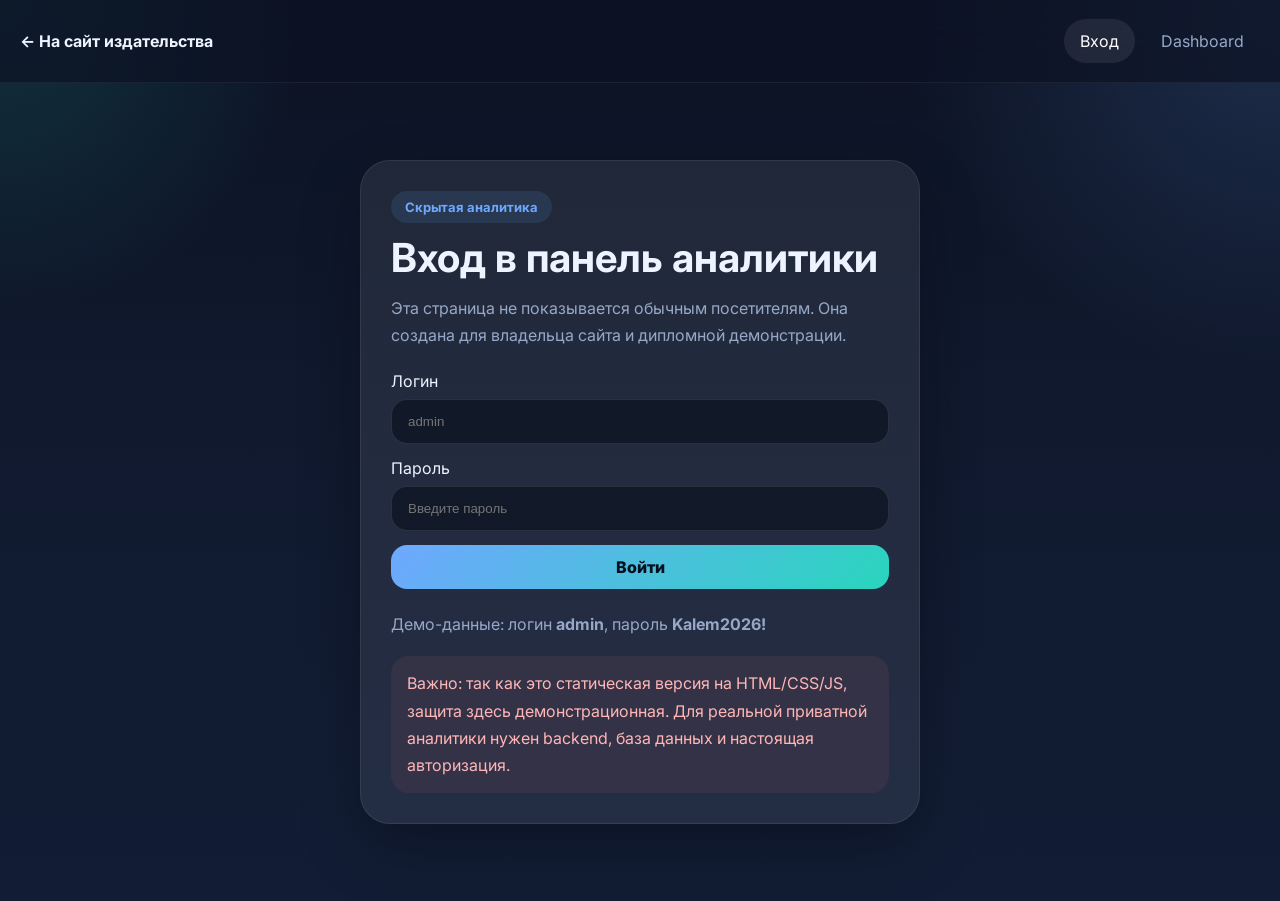
<file: kalem-suite/admin/dashboard.html>
<!DOCTYPE html>
<html lang="ru">
<head>
  <meta charset="UTF-8" />
  <meta name="viewport" content="width=device-width, initial-scale=1.0" />
  <title>Kalem Analytics — Dashboard</title>
  <link rel="preconnect" href="https://fonts.googleapis.com">
  <link rel="preconnect" href="https://fonts.gstatic.com" crossorigin>
  <link href="https://fonts.googleapis.com/css2?family=Inter:wght@400;500;600;700;800&display=swap" rel="stylesheet">
  <link rel="stylesheet" href="admin.css" />
</head>
<body>
  <header class="admin-topbar">
    <div class="admin-container admin-nav">
      <a href="../index.html" class="brand-link">Издательский дом Калем</a>
      <nav class="admin-menu">
        <a href="dashboard.html" class="active">Обзор</a>
        <a href="#audience">Аудитория</a>
        <a href="#products">Товары</a>
        <a href="#surveys">Опросы</a>
      </nav>
      <div class="admin-actions">
        <button class="ghost-btn" id="resetDataBtn">Сбросить данные</button>
        <button class="primary-btn" id="logoutBtn">Выйти</button>
      </div>
    </div>
  </header>

  <main class="admin-main admin-container">
    <section class="hero-panel">
      <div>
        <span class="pill">Analytics Dashboard</span>
        <h1>Сводная аналитика по сайту издательства</h1>
        <p>Здесь показываются заходы, просмотры, клики, избранное, заказы и результаты опроса по возрасту и регионам.</p>
      </div>
      <div class="hero-mini">
        <div><strong id="conversionValue">0%</strong><span>Конверсия в заказ</span></div>
        <div><strong id="surveyCount">0</strong><span>Ответов в опросе</span></div>
      </div>
    </section>

    <section class="metrics-grid">
      <article class="metric-card"><span>Посещения</span><strong id="visitsValue">0</strong></article>
      <article class="metric-card"><span>Просмотры страниц</span><strong id="pageViewsValue">0</strong></article>
      <article class="metric-card"><span>Клики</span><strong id="clicksValue">0</strong></article>
      <article class="metric-card"><span>Избранное</span><strong id="favoritesValue">0</strong></article>
      <article class="metric-card"><span>Заказы</span><strong id="ordersValue">0</strong></article>
      <article class="metric-card"><span>Уникальные товары в статистике</span><strong id="productsCountValue">0</strong></article>
    </section>

    <section class="chart-grid">
      <article class="panel-card wide">
        <div class="panel-head">
          <h2>Посещения за последние дни</h2>
          <span>Линейный график</span>
        </div>
        <svg id="visitsChart" viewBox="0 0 700 240" class="chart-svg"></svg>
      </article>
      <article class="panel-card" id="audience">
        <div class="panel-head">
          <h2>Возраст аудитории</h2>
          <span>Кольцевая диаграмма</span>
        </div>
        <div class="donut-wrap">
          <div class="donut" id="ageDonut"></div>
          <div class="legend" id="ageLegend"></div>
        </div>
      </article>
    </section>

    <section class="chart-grid second">
      <article class="panel-card" id="surveys">
        <div class="panel-head">
          <h2>Регионы посещений</h2>
          <span>На основе опроса</span>
        </div>
        <div class="bars" id="regionBars"></div>
      </article>
      <article class="panel-card" id="products">
        <div class="panel-head">
          <h2>Топ товаров</h2>
          <span>Просмотры / избранное / заказы</span>
        </div>
        <div class="table-wrap">
          <table>
            <thead>
              <tr>
                <th>Товар</th>
                <th>Просмотры</th>
                <th>Избранное</th>
                <th>Заказы</th>
              </tr>
            </thead>
            <tbody id="productsTableBody"></tbody>
          </table>
        </div>
      </article>
    </section>
  </main>
  <script src="admin.js"></script>
</body>
</html>
</file>
<file: kalem-suite/admin/admin.css>
:root {
  --bg: #0d1324;
  --panel: rgba(255,255,255,.08);
  --panel-strong: rgba(255,255,255,.12);
  --text: #edf3ff;
  --muted: #96a8c7;
  --primary: #6fa8ff;
  --accent: #29d5bd;
  --danger: #ff7373;
  --shadow: 0 24px 60px rgba(0,0,0,.28);
  --radius: 24px;
}
* { box-sizing: border-box; }
body {
  margin: 0;
  font-family: 'Inter', sans-serif;
  color: var(--text);
  background:
    radial-gradient(circle at top left, rgba(41,213,189,.16), transparent 20%),
    radial-gradient(circle at top right, rgba(111,168,255,.18), transparent 24%),
    linear-gradient(180deg, #0c1324, #10192e 45%, #121d35);
}
.admin-container { width: min(1240px, calc(100% - 32px)); margin: 0 auto; }
.admin-topbar {
  position: sticky; top: 0; z-index: 20;
  background: rgba(13,19,36,.72); backdrop-filter: blur(18px);
  border-bottom: 1px solid rgba(255,255,255,.06);
}
.admin-nav {
  min-height: 82px; display: flex; gap: 18px; align-items: center; justify-content: space-between;
}
.brand-link {
  color: var(--text); text-decoration: none; font-weight: 700;
}
.admin-menu { display: flex; gap: 10px; flex-wrap: wrap; }
.admin-menu a {
  text-decoration: none; color: var(--muted); padding: 12px 16px; border-radius: 999px;
}
.admin-menu a.active, .admin-menu a:hover { background: rgba(255,255,255,.08); color: white; }
.admin-actions { display: flex; gap: 10px; }
.ghost-btn, .primary-btn, .admin-btn {
  border: none; cursor: pointer; font: inherit; border-radius: 16px; padding: 12px 16px;
}
.ghost-btn { background: rgba(255,255,255,.08); color: var(--text); }
.primary-btn, .admin-btn { background: linear-gradient(135deg, var(--primary), var(--accent)); color: #05101f; font-weight: 800; }
.pill {
  display: inline-block; padding: 8px 14px; border-radius: 999px; background: rgba(111,168,255,.12); color: var(--primary); font-size: 13px; font-weight: 700;
}
.login-wrap { min-height: calc(100vh - 82px); display: grid; place-items: center; padding: 32px 16px; }
.login-card {
  width: min(560px, 100%); background: var(--panel); border: 1px solid rgba(255,255,255,.08); box-shadow: var(--shadow); padding: 30px; border-radius: 30px;
}
.login-card h1 { margin: 14px 0 12px; font-size: 40px; line-height: 1.05; }
.login-card p, .note, .warning { color: var(--muted); line-height: 1.7; }
.admin-form { display: grid; gap: 14px; margin: 22px 0; }
.admin-form label { display: grid; gap: 8px; }
.admin-form input {
  width: 100%; padding: 14px 16px; border-radius: 16px; border: 1px solid rgba(255,255,255,.1); background: rgba(8,14,28,.6); color: white;
}
.warning {
  margin-top: 18px; padding: 14px 16px; border-radius: 18px; background: rgba(255,115,115,.08); color: #ffb6b6;
}
.admin-main { padding: 34px 0 54px; }
.hero-panel {
  display: flex; justify-content: space-between; align-items: end; gap: 20px;
  background: var(--panel); border: 1px solid rgba(255,255,255,.08); border-radius: 30px; padding: 28px; box-shadow: var(--shadow);
}
.hero-panel h1 { margin: 12px 0 10px; font-size: clamp(32px, 4vw, 52px); line-height: 1.04; }
.hero-panel p { color: var(--muted); max-width: 700px; line-height: 1.75; }
.hero-mini { display: grid; grid-template-columns: 1fr 1fr; gap: 14px; min-width: 260px; }
.hero-mini div {
  background: rgba(255,255,255,.06); border-radius: 22px; padding: 18px; border: 1px solid rgba(255,255,255,.06);
}
.hero-mini strong { display: block; font-size: 28px; margin-bottom: 8px; }
.hero-mini span { color: var(--muted); font-size: 14px; }
.metrics-grid {
  margin-top: 22px; display: grid; grid-template-columns: repeat(6, 1fr); gap: 16px;
}
.metric-card, .panel-card {
  background: var(--panel); border: 1px solid rgba(255,255,255,.08); border-radius: 28px; box-shadow: var(--shadow);
}
.metric-card { padding: 22px; }
.metric-card span { color: var(--muted); display: block; font-size: 14px; }
.metric-card strong { display: block; font-size: 36px; margin-top: 16px; }
.chart-grid {
  margin-top: 22px; display: grid; grid-template-columns: 1.25fr 0.75fr; gap: 18px;
}
.chart-grid.second { grid-template-columns: 0.8fr 1.2fr; }
.panel-card { padding: 24px; }
.panel-card.wide { min-height: 330px; }
.panel-head { display: flex; justify-content: space-between; gap: 10px; margin-bottom: 18px; }
.panel-head h2 { margin: 0; font-size: 24px; }
.panel-head span { color: var(--muted); font-size: 14px; }
.chart-svg { width: 100%; height: 240px; background: rgba(255,255,255,.02); border-radius: 18px; }
.donut-wrap { display: grid; gap: 18px; align-items: center; }
.donut {
  width: 210px; height: 210px; border-radius: 50%; margin: 0 auto; background: conic-gradient(var(--primary) 0 25%, var(--accent) 25% 50%, #ffc84d 50% 75%, #f77ca1 75% 100%); position: relative;
}
.donut::after {
  content: ''; position: absolute; inset: 32px; border-radius: 50%; background: #10192e;
}
.legend { display: grid; gap: 10px; }
.legend-item { display: flex; justify-content: space-between; gap: 12px; align-items: center; color: var(--muted); }
.legend-item .dot { width: 12px; height: 12px; border-radius: 50%; display: inline-block; margin-right: 8px; }
.bars { display: grid; gap: 12px; }
.bar-row { display: grid; gap: 8px; }
.bar-row .bar-label { color: var(--muted); font-size: 14px; display: flex; justify-content: space-between; }
.bar-track {
  height: 14px; border-radius: 999px; background: rgba(255,255,255,.06); overflow: hidden;
}
.bar-fill {
  height: 100%; border-radius: inherit; background: linear-gradient(135deg, var(--primary), var(--accent));
}
.table-wrap { overflow-x: auto; }
table { width: 100%; border-collapse: collapse; }
th, td { text-align: left; padding: 14px 12px; }
thead th { color: var(--muted); font-weight: 600; border-bottom: 1px solid rgba(255,255,255,.08); }
tbody tr + tr td { border-top: 1px solid rgba(255,255,255,.06); }
@media (max-width: 1100px) {
  .metrics-grid { grid-template-columns: repeat(2, 1fr); }
  .chart-grid, .chart-grid.second, .hero-panel, .admin-nav { grid-template-columns: 1fr; flex-direction: column; align-items: start; }
}
@media (max-width: 640px) {
  .metrics-grid { grid-template-columns: 1fr; }
  .hero-mini { grid-template-columns: 1fr; }
}
</file>
